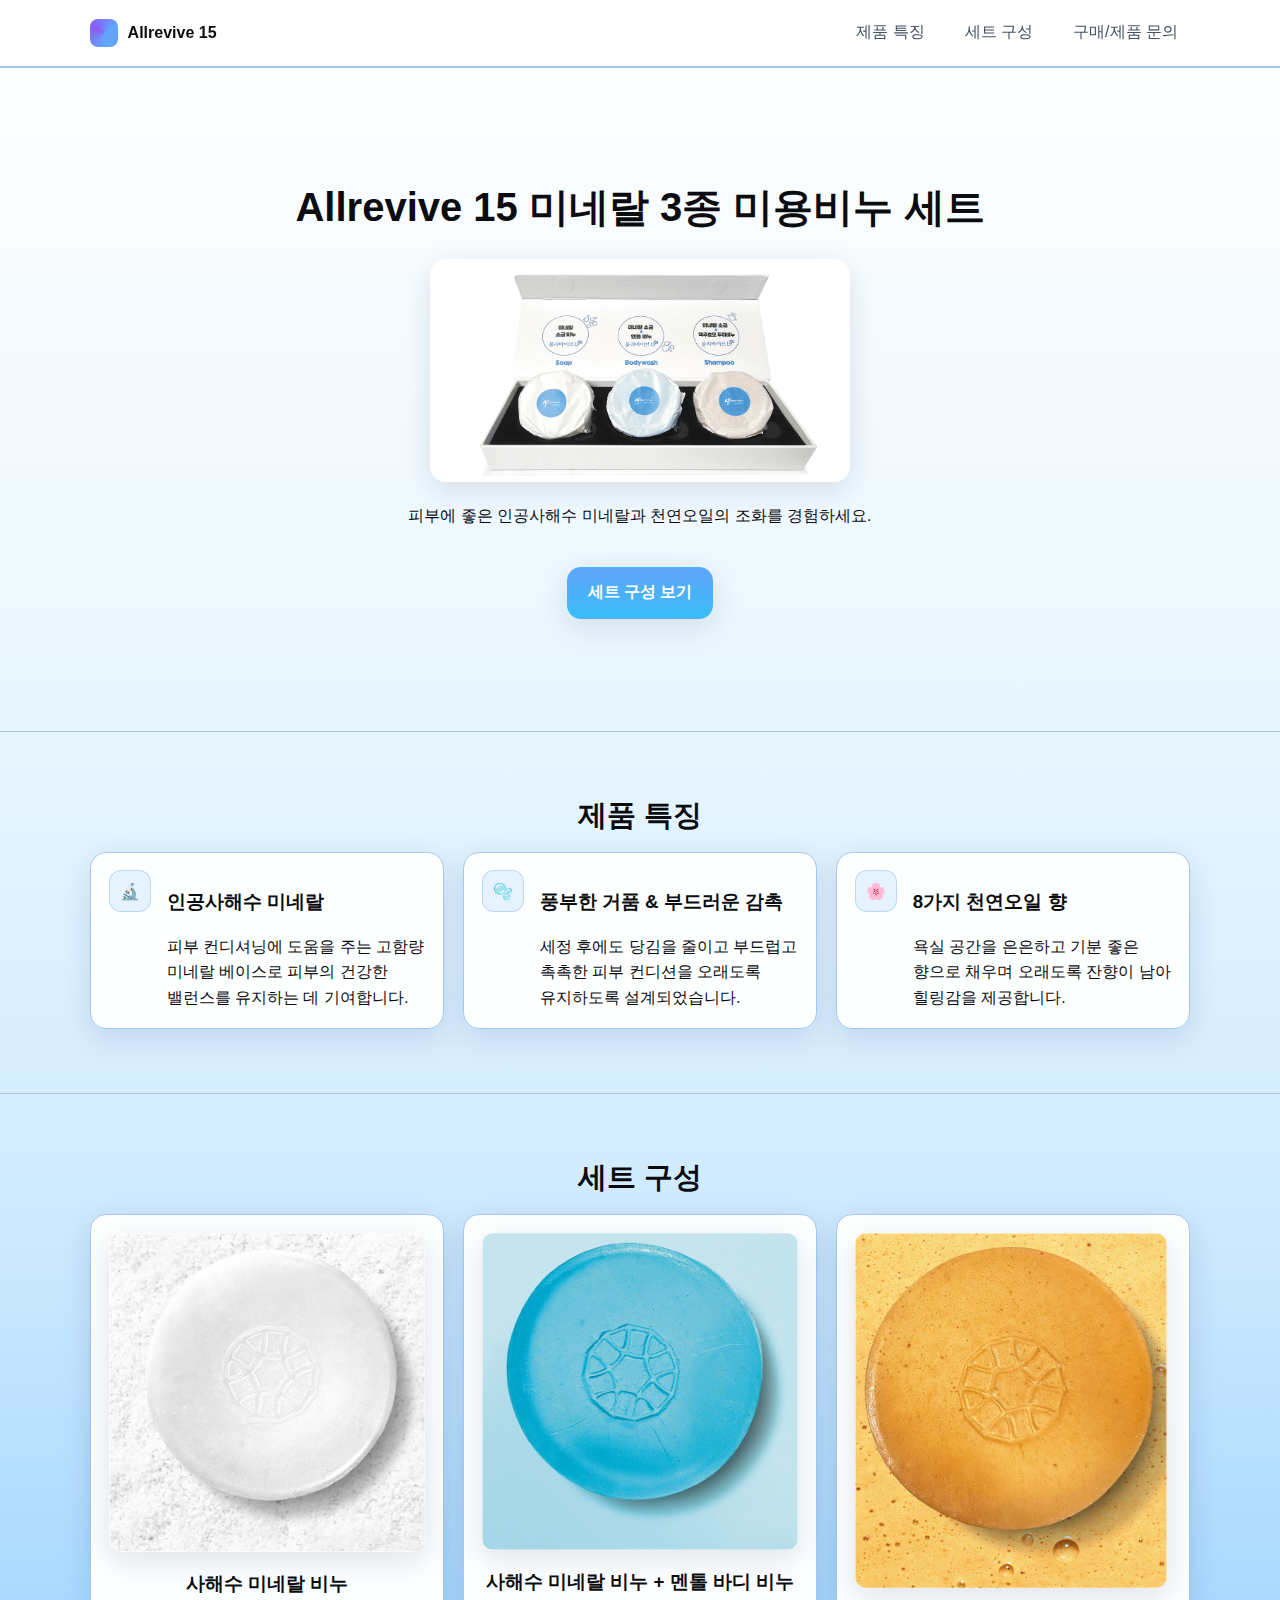
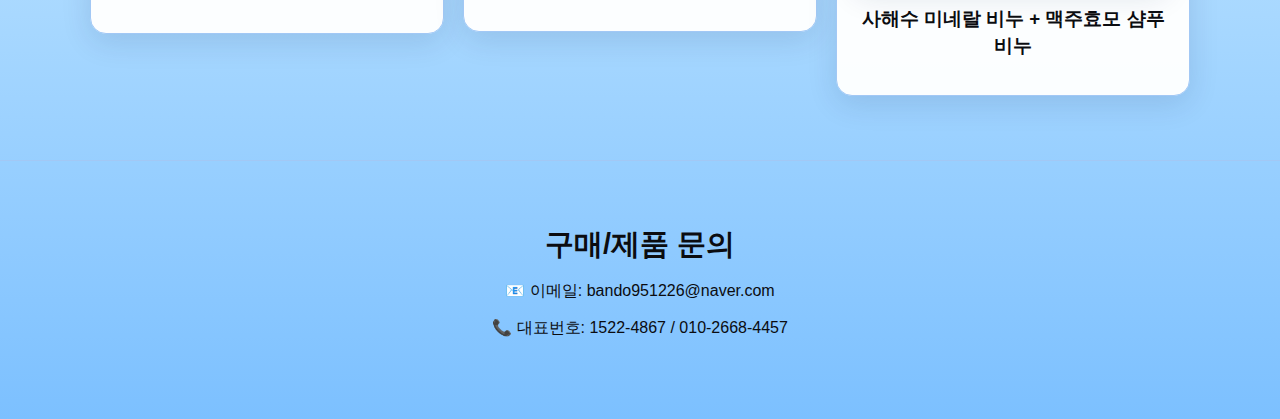
<file: index.html>
<!DOCTYPE html>

<html lang="ko">
<head>
<meta charset="utf-8"/>
<meta content="width=device-width, initial-scale=1" name="viewport"/>
<title>Allrevive 15 - 미네랄 3종 미용비누 세트</title>
<meta content="Allrevive 15 인공사해수 미네랄 기반 미용비누 3종 세트 (개별 구매 불가)" name="description"/>
<link href="https://fonts.googleapis.com" rel="preconnect"/>
<link crossorigin="" href="https://fonts.gstatic.com" rel="preconnect"/>
<link href="https://fonts.googleapis.com/css2?family=Pretendard:wght@300;400;500;600;700&amp;family=Jua&amp;display=swap" rel="stylesheet"/>
<style>
    :root{
      --bg-gradient: linear-gradient(to bottom, #ffffff 0%, #e9f6ff 35%, #cfeaff 60%, #a8d8ff 80%, #7cc0ff 100%);
      --panel:rgba(255,255,255,0.96);
      --text:#0b0c10;
      --muted:#445266;
      --brand:#60a5fa;
      --brand-weak:#38bdf8;
      --stroke:#a2c8f5;
      --radius:16px;
      --shadow:0 8px 30px rgba(15,35,75,.12);
    }
    *{box-sizing:border-box}
    html,body{margin:0;padding:0;background:var(--bg-gradient);color:var(--text);font-family:"Pretendard",sans-serif;scroll-behavior:smooth}
    img{max-width:100%;display:block}
    a{color:inherit;text-decoration:none}
    .container{width:min(1100px,92%);margin-inline:auto}
    header{position:sticky;top:0;z-index:50;background:rgba(255,255,255,.9);backdrop-filter:blur(10px);border-bottom:1px solid var(--stroke)}
    .nav{display:flex;align-items:center;justify-content:space-between;padding:.9rem 0}
    .brand{display:flex;align-items:center;gap:.6rem;font-weight:700}
    .logo{width:28px;height:28px;border-radius:8px;background:conic-gradient(from 180deg at 50% 50%, var(--brand), #8b5cf6, #60a5fa, var(--brand))}
    .menu{display:flex;gap:1rem}
    .menu a{padding:.5rem .75rem;border-radius:10px;color:var(--muted)}
    .menu a:hover{background:rgba(255,255,255,.55);color:var(--text)}
    .btn{display:inline-flex;align-items:center;gap:.6rem;padding:.9rem 1.2rem;border-radius:14px;border:1px solid var(--stroke);background:linear-gradient(180deg,#ffffff,#d7ecff);color:var(--text);font-weight:700;box-shadow:var(--shadow);transition:.2s transform,.2s filter}
    .btn:hover{transform:translateY(-2px);filter:brightness(1.05)}
    .btn.primary{background:linear-gradient(180deg,var(--brand),var(--brand-weak));color:#fff;border-color:transparent}
    h1.hero-title{font-size:2.5rem;margin:0 0 1rem;font-weight:800;text-align:center}
    h2.section-title{font-size:1.8rem;margin:0 0 1rem;font-weight:800;text-align:center}
    section{padding:4rem 0;border-top:1px solid var(--stroke)}
    .grid{display:grid;gap:1.2rem}
    .cols-3{grid-template-columns:repeat(3,1fr)}
    .card{background:var(--panel);border:1px solid var(--stroke);border-radius:var(--radius);padding:1.1rem;box-shadow:var(--shadow)}
    .product-title{display:block;text-align:center;line-height:1.4;word-break:keep-all}
    .feature{display:flex;gap:1rem;align-items:flex-start}
    .feature .icon{min-width:42px;height:42px;border-radius:12px;background:rgba(96,165,250,.15);border:1px solid rgba(96,165,250,.35);display:grid;place-items:center;font-weight:800}
    .feature p{line-height:1.6;word-break:keep-all;margin:0}
    @media (max-width: 900px){
      .cols-3{grid-template-columns:1fr}
      .menu{display:none}
    }
  
/* Responsive Enhancements */
@media (max-width: 768px) {
  h1.hero-title { font-size: 1.8rem; }
  h2.section-title { font-size: 1.4rem; }
  section { padding: 2rem 0; }
  .btn { padding: 0.7rem 1rem; font-size: 0.9rem; }
  .container { width: 96%; }
}
@media (max-width: 480px) {
  h1.hero-title { font-size: 1.5rem; }
  .grid { gap: 1rem; }
  .btn { width: 100%; justify-content: center; }
  img { border-radius: 12px; }
  header .nav { flex-direction: column; align-items: flex-start; }
}
.card-link { display:block; }
.card-link .card { transition: transform .18s ease, box-shadow .18s ease; }
.card-link:hover .card { transform: translateY(-3px); box-shadow: 0 12px 34px rgba(15,35,75,.18); }

/* --- Mobile polish v5 --- */
html, body { overflow-x: hidden; }
.product-title, p, li { overflow-wrap: anywhere; }

/* Avoid wide images and side-scroll */
#hero img, .hero-img { width: 100% !important; max-width: 420px !important; height: auto !important; }

/* Card image sizing on mobile */
@media (max-width: 900px){
  .grid { gap: 1rem; }
  .grid.cols-3 { grid-template-columns: 1fr; }
  .card img { width: 100%; max-width: 360px; height: auto; margin-left: auto; margin-right: auto; }
  .container { width: 94%; }
}

/* Small phones */
@media (max-width: 480px){
  h1.hero-title { font-size: 1.4rem; }
  h2.section-title { font-size: 1.2rem; }
  .btn { padding: 0.65rem 0.9rem; font-size: 0.9rem; }
  .card img { max-width: 300px; }
}

/* Detail page two-column sections collapse to single column cleanly */
@media (max-width: 900px){
  .kv { grid-template-columns: 1fr; }
  .tabs { gap: .4rem; }
  .tabpanel .grid { grid-template-columns: 1fr !important; }
}
</style>
</head>
<body>
<header>
<div class="container nav">
<div class="brand">
<div class="logo"></div>
<a href="#">Allrevive 15</a>
</div>
<nav class="menu">
<a href="#features">제품 특징</a>
<a href="#products">세트 구성</a>
<a href="#contact">구매/제품 문의</a>
</nav>
</div>
</header>
<section id="hero">
<div class="container" style="text-align:center;padding:3rem 0">
<h1 class="hero-title">Allrevive 15 미네랄 3종 미용비누 세트</h1>
<img alt="미네랄 3종 세트" src="images/Allrevive-3.png" style="max-width:500px;margin:1.5rem auto;border-radius:16px;box-shadow:var(--shadow)"/>
<p>피부에 좋은 인공사해수 미네랄과 천연오일의 조화를 경험하세요.</p>
<a class="btn primary" href="#products" style="margin-top:1.5rem">세트 구성 보기</a>
</div>
</section>
<section id="features">
<div class="container">
<h2 class="section-title">제품 특징</h2>
<div class="grid cols-3" style="margin-top:1rem">
<div class="card feature">
<div class="icon">🔬</div>
<div>
<h3>인공사해수 미네랄</h3>
<p class="muted">피부 컨디셔닝에 도움을 주는 고함량 미네랄 베이스로 피부의 건강한 밸런스를 유지하는 데 기여합니다.</p>
</div>
</div>
<div class="card feature">
<div class="icon">🫧</div>
<div>
<h3>풍부한 거품 &amp; 부드러운 감촉</h3>
<p class="muted">세정 후에도 당김을 줄이고 부드럽고 촉촉한 피부 컨디션을 오래도록 유지하도록 설계되었습니다.</p>
</div>
</div>
<div class="card feature">
<div class="icon">🌸</div>
<div>
<h3>8가지 천연오일 향</h3>
<p class="muted">욕실 공간을 은은하고 기분 좋은 향으로 채우며 오래도록 잔향이 남아 힐링감을 제공합니다.</p>
</div>
</div>
</div>
</div>
</section>
<section id="products">
<div class="container">
<h2 class="section-title">세트 구성</h2>
<div class="grid cols-3" style="margin-top:1rem">
<a class="card-link" href="product-face.html"><div class="card"><img alt="사해수 미네랄 비누" src="images/Allrevive-face.png" style="border-radius:12px;box-shadow:var(--shadow);margin-bottom:0.8rem"/><h3 class="product-title">사해수 미네랄 비누</h3></div></a><a class="card-link" href="product-body.html"><div class="card"><img alt="사해수 미네랄 비누 + 멘톨 바디 비누" src="images/Allrevive-body.png" style="border-radius:12px;box-shadow:var(--shadow);margin-bottom:0.8rem"/><h3 class="product-title">사해수 미네랄 비누 + 멘톨 바디 비누</h3></div></a><a class="card-link" href="product-hair.html"><div class="card"><img alt="사해수 미네랄 비누 + 맥주효모 샴푸 비누" src="images/Allrevive-hair.png" style="border-radius:12px;box-shadow:var(--shadow);margin-bottom:0.8rem"/><h3 class="product-title">사해수 미네랄 비누 + 맥주효모 샴푸 비누</h3></div></a></div>
</div>
</section>
<section id="contact">
<div class="container">
<h2 class="section-title">구매/제품 문의</h2>
<p style="text-align:center">📧 이메일: <a href="mailto:bando951226@naver.com">bando951226@naver.com</a></p>
<p style="text-align:center">📞 대표번호: <a href="tel:15224867">1522-4867</a> / <a href="tel:01026684457">010-2668-4457</a></p>
</div>
</section>
</body>
</html>
</file>
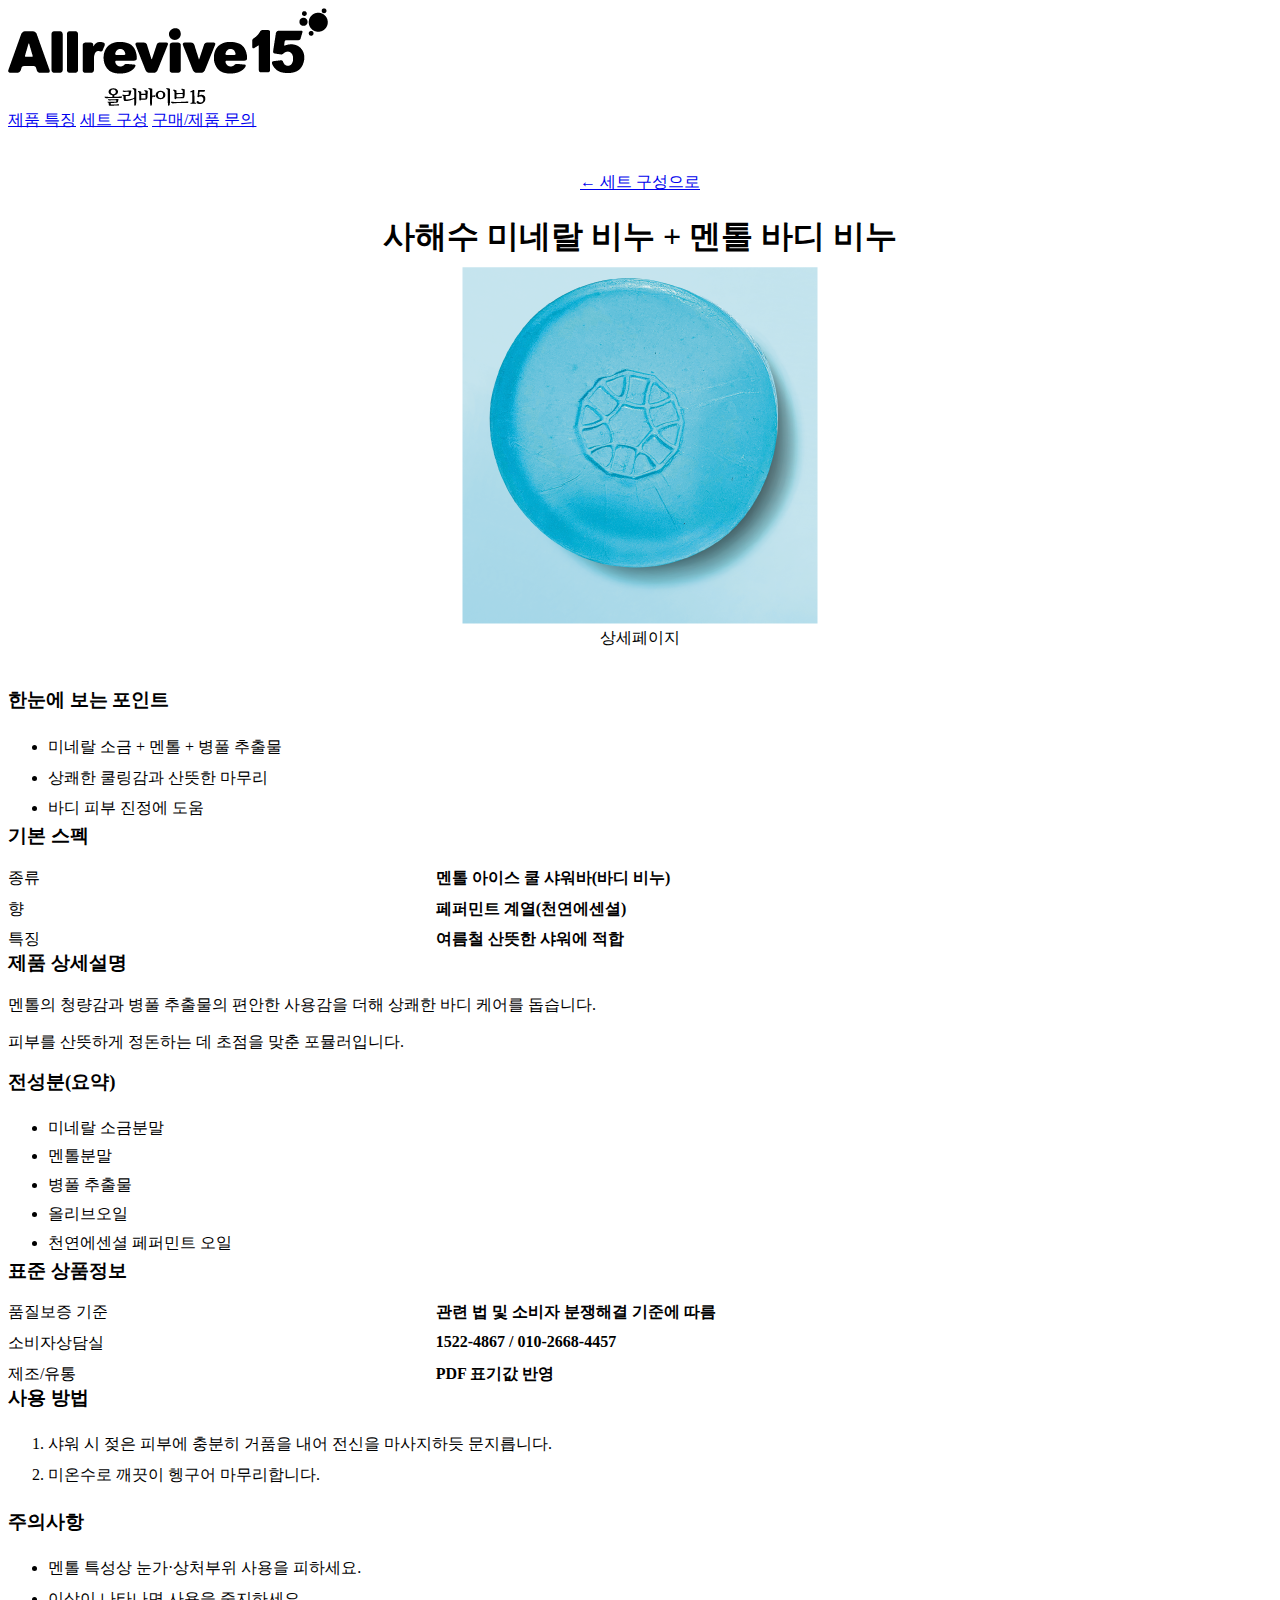
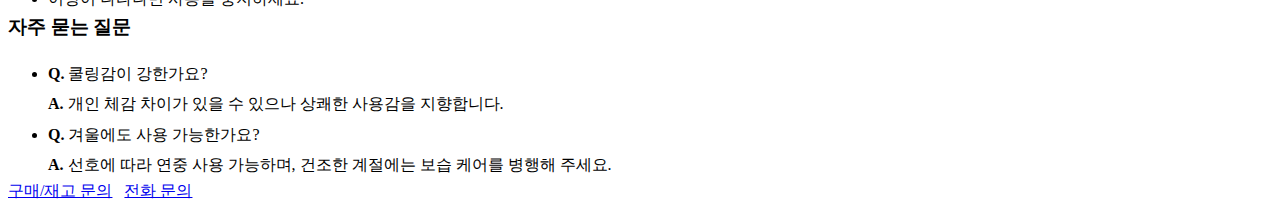
<file: product-body.html>
<!DOCTYPE html>

<html lang="ko">
<head>
<meta charset="utf-8"/>
<meta content="width=device-width, initial-scale=1" name="viewport"/>
<title>Allrevive 15 - 미네랄 3종 미용비누 세트</title>
<meta content="Allrevive 15 인공사해수 미네랄 기반 미용비누 3종 세트 (개별 구매 불가)" name="description"/>
<link href="https://fonts.googleapis.com" rel="preconnect"/>
<link crossorigin="" href="https://fonts.gstatic.com" rel="preconnect"/>
<link href="https://fonts.googleapis.com/css2?family=Pretendard:wght@300;400;500;600;700&amp;family=Jua&amp;display=swap" rel="stylesheet"/>
<style>
/* detail helpers (no tabs) */
.kv { display:grid; grid-template-columns: 1fr 2fr; gap:.6rem; }
.kv .k { color: var(--muted); }
.kv .v { font-weight:600; }
@media (max-width: 900px){ .kv { grid-template-columns:1fr; } }
</style>
</head>
<body>
<header>
<div class="container nav">
<div class="brand"><a aria-label="Allrevive 15 홈" class="brand-link" href="index.html"><img alt="Allrevive 15" class="brand-logo blue" src="images/logo.png"/></a></div>
<nav class="menu">
<a href="index.html#features">제품 특징</a>
<a href="index.html#products">세트 구성</a>
<a href="index.html#contact">구매/제품 문의</a>
</nav>
</div>
</header>
<section id="hero">
<div class="container" style="text-align:center;padding:2.4rem 0">
<p style="margin:.2rem 0 .6rem"><a class="btn" href="index.html#products" style="padding:.4rem .8rem;border-radius:10px">← 세트 구성으로</a></p>
<h1 class="hero-title" style="margin-bottom:.5rem">사해수 미네랄 비누 + 멘톨 바디 비누</h1>
<img alt="사해수 미네랄 비누 + 멘톨 바디 비누" class="hero-img" src="images/Allrevive-body.png"/>
<div class="badge">상세페이지</div>

</div>
</section><section><div class="container"><div class="grid" style="grid-template-columns:1.2fr .8fr">
<div class="card">
<h3 style="margin-top:0">한눈에 보는 포인트</h3>
<ul style="margin:.2rem 0 0; line-height:1.9">
<li>미네랄 소금 + 멘톨 + 병풀 추출물</li>
<li>상쾌한 쿨링감과 산뜻한 마무리</li>
<li>바디 피부 진정에 도움</li>
</ul>
</div>
<div class="card">
<h3 style="margin-top:0">기본 스펙</h3>
<div class="kv">
<div class="k">종류</div><div class="v">멘톨 아이스 쿨 샤워바(바디 비누)</div>
<div class="k">향</div><div class="v">페퍼민트 계열(천연에센셜)</div>
<div class="k">특징</div><div class="v">여름철 산뜻한 샤워에 적합</div>
</div>
</div>
</div><div class="card">
<h3 style="margin-top:0">제품 상세설명</h3>
<p>멘톨의 청량감과 병풀 추출물의 편안한 사용감을 더해 상쾌한 바디 케어를 돕습니다.</p>
<p>피부를 산뜻하게 정돈하는 데 초점을 맞춘 포뮬러입니다.</p>
</div><div class="grid" style="grid-template-columns:1fr 1fr">
<div class="card">
<h3 style="margin-top:0">전성분(요약)</h3>
<ul style="margin:.2rem 0 0; line-height:1.8">
<li>미네랄 소금분말</li>
<li>멘톨분말</li>
<li>병풀 추출물</li>
<li>올리브오일</li>
<li>천연에센셜 페퍼민트 오일</li>
</ul>
</div>
<div class="card">
<h3 style="margin-top:0">표준 상품정보</h3>
<div class="kv">
<div class="k">품질보증 기준</div><div class="v">관련 법 및 소비자 분쟁해결 기준에 따름</div>
<div class="k">소비자상담실</div><div class="v">1522-4867 / 010-2668-4457</div>
<div class="k">제조/유통</div><div class="v">PDF 표기값 반영</div>
</div>
</div>
</div><div class="card">
<h3 style="margin-top:0">사용 방법</h3>
<ol style="margin:.2rem 0 0; line-height:1.9">
<li>샤워 시 젖은 피부에 충분히 거품을 내어 전신을 마사지하듯 문지릅니다.</li>
<li>미온수로 깨끗이 헹구어 마무리합니다.</li>
</ol>
<h3>주의사항</h3>
<ul style="margin:.2rem 0 0; line-height:1.9">
<li>멘톨 특성상 눈가·상처부위 사용을 피하세요.</li>
<li>이상이 나타나면 사용을 중지하세요.</li>
</ul>
</div><div class="card">
<h3 style="margin-top:0">자주 묻는 질문</h3>
<ul style="margin:.2rem 0 0; line-height:1.9">
<li><b>Q.</b> 쿨링감이 강한가요?<br/><b>A.</b> 개인 체감 차이가 있을 수 있으나 상쾌한 사용감을 지향합니다.</li>
<li><b>Q.</b> 겨울에도 사용 가능한가요?<br/><b>A.</b> 선호에 따라 연중 사용 가능하며, 건조한 계절에는 보습 케어를 병행해 주세요.</li>
</ul>
</div><div class="cta-row">
<a class="btn primary" href="mailto:bando951226@naver.com">구매/재고 문의</a>
<a class="btn" href="tel:15224867" style="margin-left:.5rem">전화 문의</a>
</div></div></section>
<section>
<div class="container">






</div>
</section>

</body>
</html>
</file>
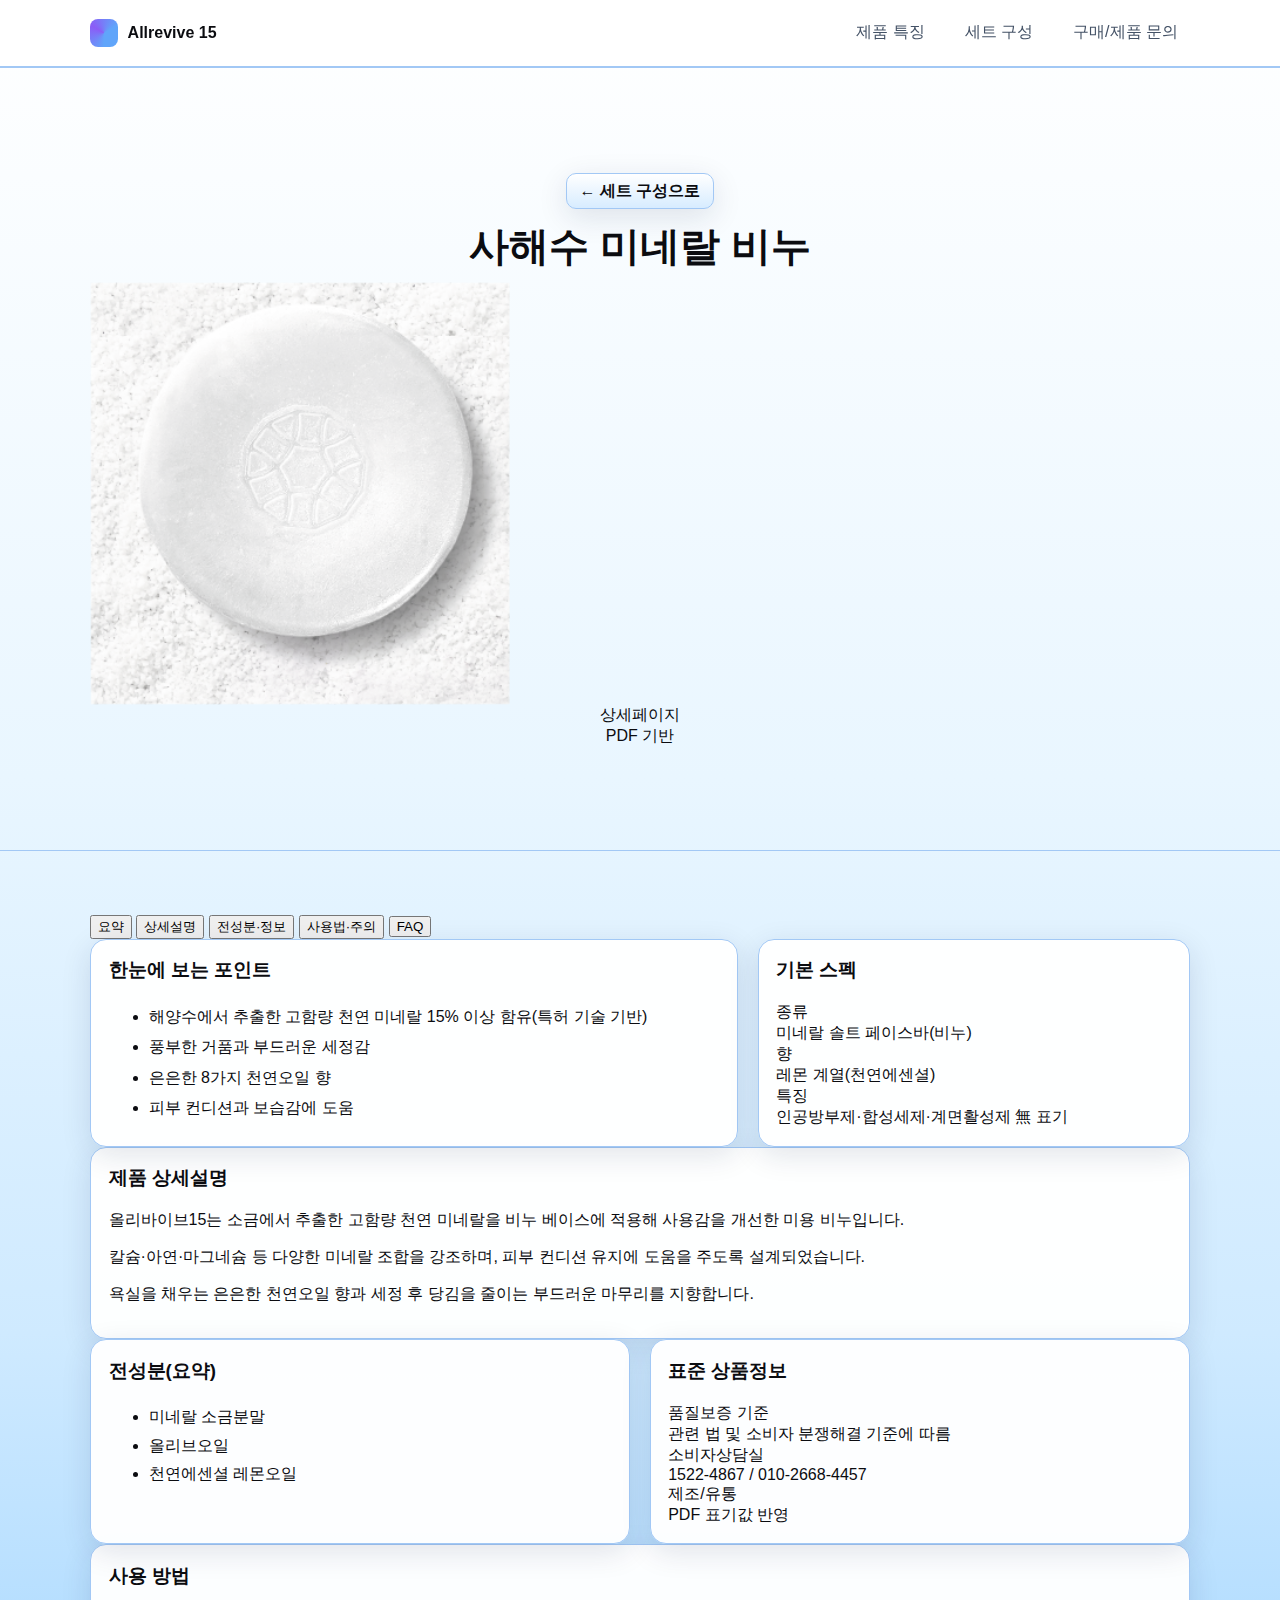
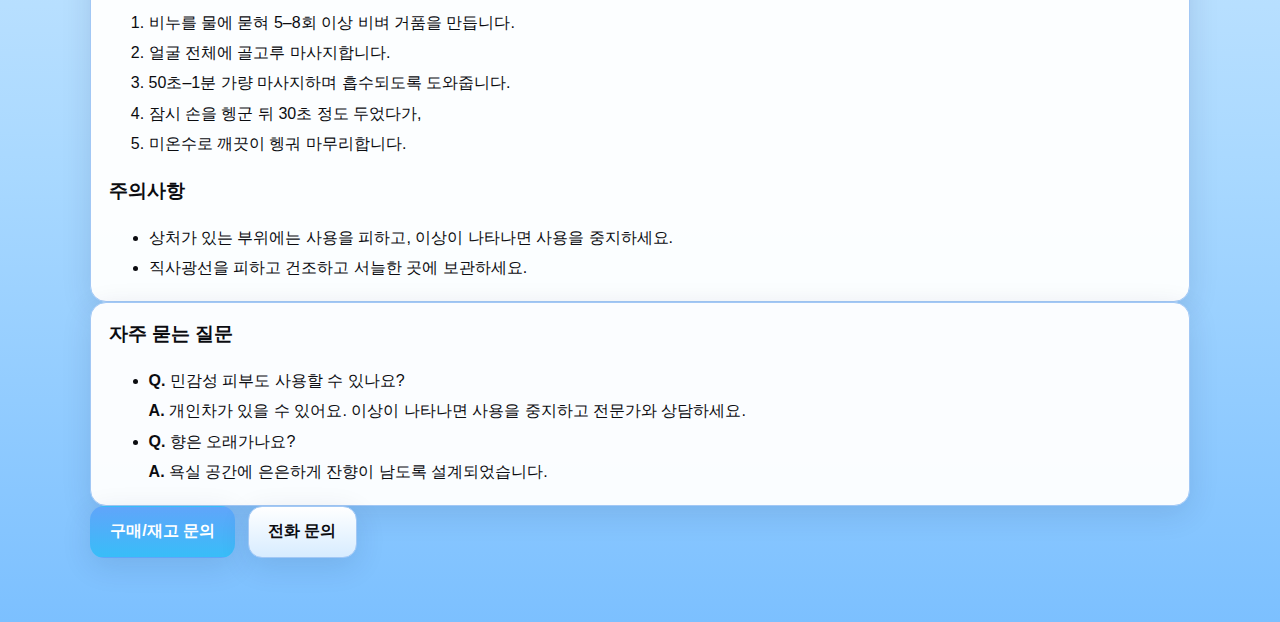
<file: product-face.html>
<!DOCTYPE html>

<html lang="ko">
<head>
<meta charset="utf-8"/>
<meta content="width=device-width, initial-scale=1" name="viewport"/>
<title>Allrevive 15 - 미네랄 3종 미용비누 세트</title>
<meta content="Allrevive 15 인공사해수 미네랄 기반 미용비누 3종 세트 (개별 구매 불가)" name="description"/>
<link href="https://fonts.googleapis.com" rel="preconnect"/>
<link crossorigin="" href="https://fonts.gstatic.com" rel="preconnect"/>
<link href="https://fonts.googleapis.com/css2?family=Pretendard:wght@300;400;500;600;700&amp;family=Jua&amp;display=swap" rel="stylesheet"/>
<style>
    :root{
      --bg-gradient: linear-gradient(to bottom, #ffffff 0%, #e9f6ff 35%, #cfeaff 60%, #a8d8ff 80%, #7cc0ff 100%);
      --panel:rgba(255,255,255,0.96);
      --text:#0b0c10;
      --muted:#445266;
      --brand:#60a5fa;
      --brand-weak:#38bdf8;
      --stroke:#a2c8f5;
      --radius:16px;
      --shadow:0 8px 30px rgba(15,35,75,.12);
    }
    *{box-sizing:border-box}
    html,body{margin:0;padding:0;background:var(--bg-gradient);color:var(--text);font-family:"Pretendard",sans-serif;scroll-behavior:smooth}
    img{max-width:100%;display:block}
    a{color:inherit;text-decoration:none}
    .container{width:min(1100px,92%);margin-inline:auto}
    header{position:sticky;top:0;z-index:50;background:rgba(255,255,255,.9);backdrop-filter:blur(10px);border-bottom:1px solid var(--stroke)}
    .nav{display:flex;align-items:center;justify-content:space-between;padding:.9rem 0}
    .brand{display:flex;align-items:center;gap:.6rem;font-weight:700}
    .logo{width:28px;height:28px;border-radius:8px;background:conic-gradient(from 180deg at 50% 50%, var(--brand), #8b5cf6, #60a5fa, var(--brand))}
    .menu{display:flex;gap:1rem}
    .menu a{padding:.5rem .75rem;border-radius:10px;color:var(--muted)}
    .menu a:hover{background:rgba(255,255,255,.55);color:var(--text)}
    .btn{display:inline-flex;align-items:center;gap:.6rem;padding:.9rem 1.2rem;border-radius:14px;border:1px solid var(--stroke);background:linear-gradient(180deg,#ffffff,#d7ecff);color:var(--text);font-weight:700;box-shadow:var(--shadow);transition:.2s transform,.2s filter}
    .btn:hover{transform:translateY(-2px);filter:brightness(1.05)}
    .btn.primary{background:linear-gradient(180deg,var(--brand),var(--brand-weak));color:#fff;border-color:transparent}
    h1.hero-title{font-size:2.5rem;margin:0 0 1rem;font-weight:800;text-align:center}
    h2.section-title{font-size:1.8rem;margin:0 0 1rem;font-weight:800;text-align:center}
    section{padding:4rem 0;border-top:1px solid var(--stroke)}
    .grid{display:grid;gap:1.2rem}
    .cols-3{grid-template-columns:repeat(3,1fr)}
    .card{background:var(--panel);border:1px solid var(--stroke);border-radius:var(--radius);padding:1.1rem;box-shadow:var(--shadow)}
    .product-title{display:block;text-align:center;line-height:1.4;word-break:keep-all}
    .feature{display:flex;gap:1rem;align-items:flex-start}
    .feature .icon{min-width:42px;height:42px;border-radius:12px;background:rgba(96,165,250,.15);border:1px solid rgba(96,165,250,.35);display:grid;place-items:center;font-weight:800}
    .feature p{line-height:1.6;word-break:keep-all;margin:0}
    @media (max-width: 900px){
      .cols-3{grid-template-columns:1fr}
      .menu{display:none}
    }
  
/* Responsive Enhancements */
@media (max-width: 768px) {
  h1.hero-title { font-size: 1.8rem; }
  h2.section-title { font-size: 1.4rem; }
  section { padding: 2rem 0; }
  .btn { padding: 0.7rem 1rem; font-size: 0.9rem; }
  .container { width: 96%; }
}
@media (max-width: 480px) {
  h1.hero-title { font-size: 1.5rem; }
  .grid { gap: 1rem; }
  .btn { width: 100%; justify-content: center; }
  img { border-radius: 12px; }
  header .nav { flex-direction: column; align-items: flex-start; }
}
.card-link { display:block; }
.card-link .card { transition: transform .18s ease, box-shadow .18s ease; }
.card-link:hover .card { transform: translateY(-3px); box-shadow: 0 12px 34px rgba(15,35,75,.18); }

/* v4: small responsive polish */
@media (max-width: 900px){
  .hero-title { letter-spacing: -0.01em; }
}

/* --- Mobile polish v5 --- */
html, body { overflow-x: hidden; }
.product-title, p, li { overflow-wrap: anywhere; }

/* Avoid wide images and side-scroll */
#hero img, .hero-img { width: 100% !important; max-width: 420px !important; height: auto !important; }

/* Card image sizing on mobile */
@media (max-width: 900px){
  .grid { gap: 1rem; }
  .grid.cols-3 { grid-template-columns: 1fr; }
  .card img { width: 100%; max-width: 360px; height: auto; margin-left: auto; margin-right: auto; }
  .container { width: 94%; }
}

/* Small phones */
@media (max-width: 480px){
  h1.hero-title { font-size: 1.4rem; }
  h2.section-title { font-size: 1.2rem; }
  .btn { padding: 0.65rem 0.9rem; font-size: 0.9rem; }
  .card img { max-width: 300px; }
}

/* Detail page two-column sections collapse to single column cleanly */
@media (max-width: 900px){
  .kv { grid-template-columns: 1fr; }
  .tabs { gap: .4rem; }
  .tabpanel .grid { grid-template-columns: 1fr !important; }
}
</style>
</head>
<body>
<header>
<div class="container nav">
<div class="brand">
<div class="logo"></div>
<a href="index.html">Allrevive 15</a>
</div>
<nav class="menu">
<a href="index.html#features">제품 특징</a>
<a href="index.html#products">세트 구성</a>
<a href="index.html#contact">구매/제품 문의</a>
</nav>
</div>
</header>
<section id="hero">
<div class="container" style="text-align:center;padding:2.4rem 0">
<p style="margin:.2rem 0 .6rem"><a class="btn" href="index.html#products" style="padding:.4rem .8rem;border-radius:10px">← 세트 구성으로</a></p>
<h1 class="hero-title" style="margin-bottom:.5rem">사해수 미네랄 비누</h1>
<img alt="사해수 미네랄 비누" class="hero-img" src="images/Allrevive-face.png"/>
<div class="badge">상세페이지</div>
<div class="badge">PDF 기반</div>
</div>
</section>
<section>
<div class="container">
<div aria-label="제품 정보" class="tabs" role="tablist">
<button aria-controls="p1" aria-selected="true" class="tab" id="t1" role="tab">요약</button>
<button aria-controls="p2" aria-selected="false" class="tab" id="t2" role="tab">상세설명</button>
<button aria-controls="p3" aria-selected="false" class="tab" id="t3" role="tab">전성분·정보</button>
<button aria-controls="p4" aria-selected="false" class="tab" id="t4" role="tab">사용법·주의</button>
<button aria-controls="p5" aria-selected="false" class="tab" id="t5" role="tab">FAQ</button>
</div>
<div aria-hidden="false" aria-labelledby="t1" class="tabpanel" id="p1" role="tabpanel">
<div class="grid" style="grid-template-columns:1.2fr .8fr">
<div class="card">
<h3 style="margin-top:0">한눈에 보는 포인트</h3>
<ul style="margin:.2rem 0 0; line-height:1.9">
<li>해양수에서 추출한 고함량 천연 미네랄 15% 이상 함유(특허 기술 기반)</li>
<li>풍부한 거품과 부드러운 세정감</li>
<li>은은한 8가지 천연오일 향</li>
<li>피부 컨디션과 보습감에 도움</li>
</ul>
</div>
<div class="card">
<h3 style="margin-top:0">기본 스펙</h3>
<div class="kv">
<div class="k">종류</div><div class="v">미네랄 솔트 페이스바(비누)</div>
<div class="k">향</div><div class="v">레몬 계열(천연에센셜)</div>
<div class="k">특징</div><div class="v">인공방부제·합성세제·계면활성제 無 표기</div>
</div>
</div>
</div>
</div>
<div aria-hidden="true" aria-labelledby="t2" class="tabpanel" id="p2" role="tabpanel">
<div class="card">
<h3 style="margin-top:0">제품 상세설명</h3>
<p>올리바이브15는 소금에서 추출한 고함량 천연 미네랄을 비누 베이스에 적용해 사용감을 개선한 미용 비누입니다.</p>
<p>칼슘·아연·마그네슘 등 다양한 미네랄 조합을 강조하며, 피부 컨디션 유지에 도움을 주도록 설계되었습니다.</p>
<p>욕실을 채우는 은은한 천연오일 향과 세정 후 당김을 줄이는 부드러운 마무리를 지향합니다.</p>
</div>
</div>
<div aria-hidden="true" aria-labelledby="t3" class="tabpanel" id="p3" role="tabpanel">
<div class="grid" style="grid-template-columns:1fr 1fr">
<div class="card">
<h3 style="margin-top:0">전성분(요약)</h3>
<ul style="margin:.2rem 0 0; line-height:1.8">
<li>미네랄 소금분말</li>
<li>올리브오일</li>
<li>천연에센셜 레몬오일</li>
</ul>
</div>
<div class="card">
<h3 style="margin-top:0">표준 상품정보</h3>
<div class="kv">
<div class="k">품질보증 기준</div><div class="v">관련 법 및 소비자 분쟁해결 기준에 따름</div>
<div class="k">소비자상담실</div><div class="v">1522-4867 / 010-2668-4457</div>
<div class="k">제조/유통</div><div class="v">PDF 표기값 반영</div>
</div>
</div>
</div>
</div>
<div aria-hidden="true" aria-labelledby="t4" class="tabpanel" id="p4" role="tabpanel">
<div class="card">
<h3 style="margin-top:0">사용 방법</h3>
<ol style="margin:.2rem 0 0; line-height:1.9">
<li>비누를 물에 묻혀 5–8회 이상 비벼 거품을 만듭니다.</li>
<li>얼굴 전체에 골고루 마사지합니다.</li>
<li>50초–1분 가량 마사지하며 흡수되도록 도와줍니다.</li>
<li>잠시 손을 헹군 뒤 30초 정도 두었다가,</li>
<li>미온수로 깨끗이 헹궈 마무리합니다.</li>
</ol>
<h3>주의사항</h3>
<ul style="margin:.2rem 0 0; line-height:1.9">
<li>상처가 있는 부위에는 사용을 피하고, 이상이 나타나면 사용을 중지하세요.</li>
<li>직사광선을 피하고 건조하고 서늘한 곳에 보관하세요.</li>
</ul>
</div>
</div>
<div aria-hidden="true" aria-labelledby="t5" class="tabpanel" id="p5" role="tabpanel">
<div class="card">
<h3 style="margin-top:0">자주 묻는 질문</h3>
<ul style="margin:.2rem 0 0; line-height:1.9">
<li><b>Q.</b> 민감성 피부도 사용할 수 있나요?<br/><b>A.</b> 개인차가 있을 수 있어요. 이상이 나타나면 사용을 중지하고 전문가와 상담하세요.</li>
<li><b>Q.</b> 향은 오래가나요?<br/><b>A.</b> 욕실 공간에 은은하게 잔향이 남도록 설계되었습니다.</li>
</ul>
</div>
<div class="cta-row">
<a class="btn primary" href="mailto:bando951226@naver.com">구매/재고 문의</a>
<a class="btn" href="tel:15224867" style="margin-left:.5rem">전화 문의</a>
</div>
</div>
</div>
</section>
<script>
  
  const tabs = document.querySelectorAll('.tab');
  const panels = document.querySelectorAll('.tabpanel');
  tabs.forEach((tab) => { 
    tab.addEventListener('click', () => {
      tabs.forEach((t) => t.setAttribute('aria-selected','false'));
      panels.forEach((p) => p.setAttribute('aria-hidden','true'));
      tab.setAttribute('aria-selected','true');
      const panel = document.getElementById(tab.getAttribute('aria-controls'));
      if (panel) panel.setAttribute('aria-hidden','false');
    });
  });

  </script>
</body>
</html>
</file>
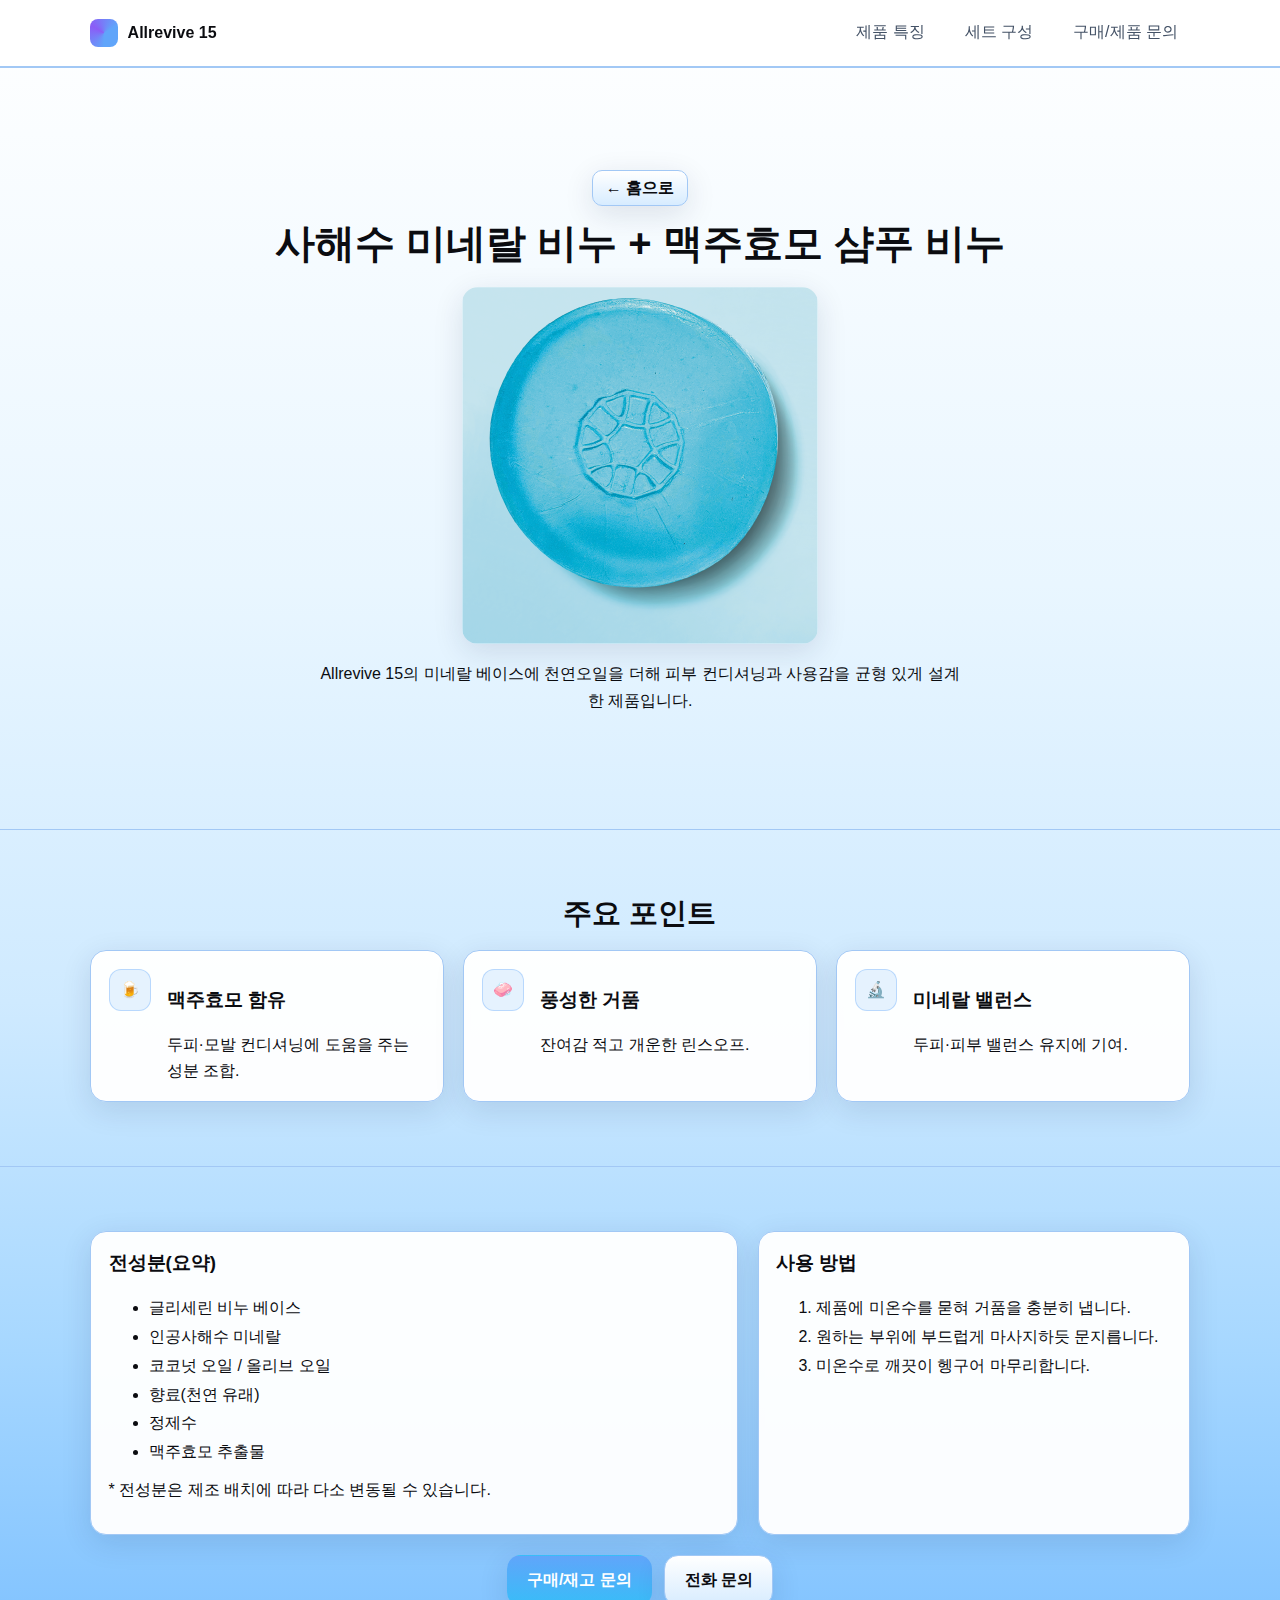
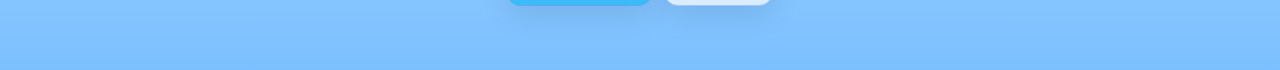
<file: product-hair.html>
<!DOCTYPE html>
<html lang="ko">
<head>
<meta charset="utf-8"/>
<meta content="width=device-width, initial-scale=1" name="viewport"/>
<title>Allrevive 15 - 미네랄 3종 미용비누 세트</title>
<meta content="Allrevive 15 인공사해수 미네랄 기반 미용비누 3종 세트 (개별 구매 불가)" name="description"/>
<link href="https://fonts.googleapis.com" rel="preconnect"/>
<link crossorigin="" href="https://fonts.gstatic.com" rel="preconnect"/>
<link href="https://fonts.googleapis.com/css2?family=Pretendard:wght@300;400;500;600;700&amp;family=Jua&amp;display=swap" rel="stylesheet"/>
<style>
    :root{
      --bg-gradient: linear-gradient(to bottom, #ffffff 0%, #e9f6ff 35%, #cfeaff 60%, #a8d8ff 80%, #7cc0ff 100%);
      --panel:rgba(255,255,255,0.96);
      --text:#0b0c10;
      --muted:#445266;
      --brand:#60a5fa;
      --brand-weak:#38bdf8;
      --stroke:#a2c8f5;
      --radius:16px;
      --shadow:0 8px 30px rgba(15,35,75,.12);
    }
    *{box-sizing:border-box}
    html,body{margin:0;padding:0;background:var(--bg-gradient);color:var(--text);font-family:"Pretendard",sans-serif;scroll-behavior:smooth}
    img{max-width:100%;display:block}
    a{color:inherit;text-decoration:none}
    .container{width:min(1100px,92%);margin-inline:auto}
    header{position:sticky;top:0;z-index:50;background:rgba(255,255,255,.9);backdrop-filter:blur(10px);border-bottom:1px solid var(--stroke)}
    .nav{display:flex;align-items:center;justify-content:space-between;padding:.9rem 0}
    .brand{display:flex;align-items:center;gap:.6rem;font-weight:700}
    .logo{width:28px;height:28px;border-radius:8px;background:conic-gradient(from 180deg at 50% 50%, var(--brand), #8b5cf6, #60a5fa, var(--brand))}
    .menu{display:flex;gap:1rem}
    .menu a{padding:.5rem .75rem;border-radius:10px;color:var(--muted)}
    .menu a:hover{background:rgba(255,255,255,.55);color:var(--text)}
    .btn{display:inline-flex;align-items:center;gap:.6rem;padding:.9rem 1.2rem;border-radius:14px;border:1px solid var(--stroke);background:linear-gradient(180deg,#ffffff,#d7ecff);color:var(--text);font-weight:700;box-shadow:var(--shadow);transition:.2s transform,.2s filter}
    .btn:hover{transform:translateY(-2px);filter:brightness(1.05)}
    .btn.primary{background:linear-gradient(180deg,var(--brand),var(--brand-weak));color:#fff;border-color:transparent}
    h1.hero-title{font-size:2.5rem;margin:0 0 1rem;font-weight:800;text-align:center}
    h2.section-title{font-size:1.8rem;margin:0 0 1rem;font-weight:800;text-align:center}
    section{padding:4rem 0;border-top:1px solid var(--stroke)}
    .grid{display:grid;gap:1.2rem}
    .cols-3{grid-template-columns:repeat(3,1fr)}
    .card{background:var(--panel);border:1px solid var(--stroke);border-radius:var(--radius);padding:1.1rem;box-shadow:var(--shadow)}
    .product-title{display:block;text-align:center;line-height:1.4;word-break:keep-all}
    .feature{display:flex;gap:1rem;align-items:flex-start}
    .feature .icon{min-width:42px;height:42px;border-radius:12px;background:rgba(96,165,250,.15);border:1px solid rgba(96,165,250,.35);display:grid;place-items:center;font-weight:800}
    .feature p{line-height:1.6;word-break:keep-all;margin:0}
    @media (max-width: 900px){
      .cols-3{grid-template-columns:1fr}
      .menu{display:none}
    }
  
/* Responsive Enhancements */
@media (max-width: 768px) {
  h1.hero-title { font-size: 1.8rem; }
  h2.section-title { font-size: 1.4rem; }
  section { padding: 2rem 0; }
  .btn { padding: 0.7rem 1rem; font-size: 0.9rem; }
  .container { width: 96%; }
}
@media (max-width: 480px) {
  h1.hero-title { font-size: 1.5rem; }
  .grid { gap: 1rem; }
  .btn { width: 100%; justify-content: center; }
  img { border-radius: 12px; }
  header .nav { flex-direction: column; align-items: flex-start; }
}
.card-link { display:block; }
.card-link .card { transition: transform .18s ease, box-shadow .18s ease; }
.card-link:hover .card { transform: translateY(-3px); box-shadow: 0 12px 34px rgba(15,35,75,.18); }
</style>
</head>
<body>
  <header>
    <div class="container nav">
      <div class="brand">
        <div class="logo"></div>
        <a href="index.html">Allrevive 15</a>
      </div>
      <nav class="menu">
        <a href="index.html#features">제품 특징</a>
        <a href="index.html#products">세트 구성</a>
        <a href="index.html#contact">구매/제품 문의</a>
      </nav>
    </div>
  </header>

  <section id="product-hero">
    <div class="container" style="padding:2.2rem 0;text-align:center">
      <p style="margin:.2rem 0 .6rem"><a href="index.html" class="btn" style="padding:.4rem .8rem;border-radius:10px">← 홈으로</a></p>
      <h1 class="hero-title" style="margin-bottom:1rem">사해수 미네랄 비누 + 맥주효모 샴푸 비누</h1>
      <img src="images/Allrevive-body.png" alt="사해수 미네랄 비누 + 맥주효모 샴푸 비누" style="max-width:520px;margin:1rem auto;border-radius:16px;box-shadow:var(--shadow)">
      <p class="muted" style="max-width:640px;margin:1rem auto;line-height:1.7">
        Allrevive 15의 미네랄 베이스에 천연오일을 더해 피부 컨디셔닝과 사용감을 균형 있게 설계한 제품입니다.
      </p>
    </div>
  </section>

  <section>
    <div class="container">
      <h2 class="section-title">주요 포인트</h2>
      <div class="grid cols-3" style="margin-top:1rem">
        
        <div class="card feature">
          <div class="icon">🍺</div>
          <div>
            <h3>맥주효모 함유</h3>
            <p class="muted">두피·모발 컨디셔닝에 도움을 주는 성분 조합.</p>
          </div>
        </div>
        <div class="card feature">
          <div class="icon">🧼</div>
          <div>
            <h3>풍성한 거품</h3>
            <p class="muted">잔여감 적고 개운한 린스오프.</p>
          </div>
        </div>
        <div class="card feature">
          <div class="icon">🔬</div>
          <div>
            <h3>미네랄 밸런스</h3>
            <p class="muted">두피·피부 밸런스 유지에 기여.</p>
          </div>
        </div>
      </div>
    </div>
  </section>

  <section>
    <div class="container">
      <div class="grid" style="grid-template-columns:1.2fr .8fr">
        <div class="card">
          <h3 style="margin-top:0">전성분(요약)</h3>
          <ul style="margin:.2rem 0 0;line-height:1.8">
            <li>글리세린 비누 베이스</li><li>인공사해수 미네랄</li><li>코코넛 오일 / 올리브 오일</li><li>향료(천연 유래)</li><li>정제수</li><li>맥주효모 추출물</li>
          </ul>
          <p class="muted" style="margin-top:.8rem">* 전성분은 제조 배치에 따라 다소 변동될 수 있습니다.</p>
        </div>
        <div class="card">
          <h3 style="margin-top:0">사용 방법</h3>
          <ol style="margin:.2rem 0 0;line-height:1.8">
            <li>제품에 미온수를 묻혀 거품을 충분히 냅니다.</li><li>원하는 부위에 부드럽게 마사지하듯 문지릅니다.</li><li>미온수로 깨끗이 헹구어 마무리합니다.</li>
          </ol>
        </div>
      </div>
      <div style="text-align:center;margin-top:1.2rem">
        <a href="mailto:bando951226@naver.com" class="btn primary">구매/재고 문의</a>
        <a href="tel:15224867" class="btn" style="margin-left:.5rem">전화 문의</a>
      </div>
    </div>
  </section>
</body>
</html>
</file>
